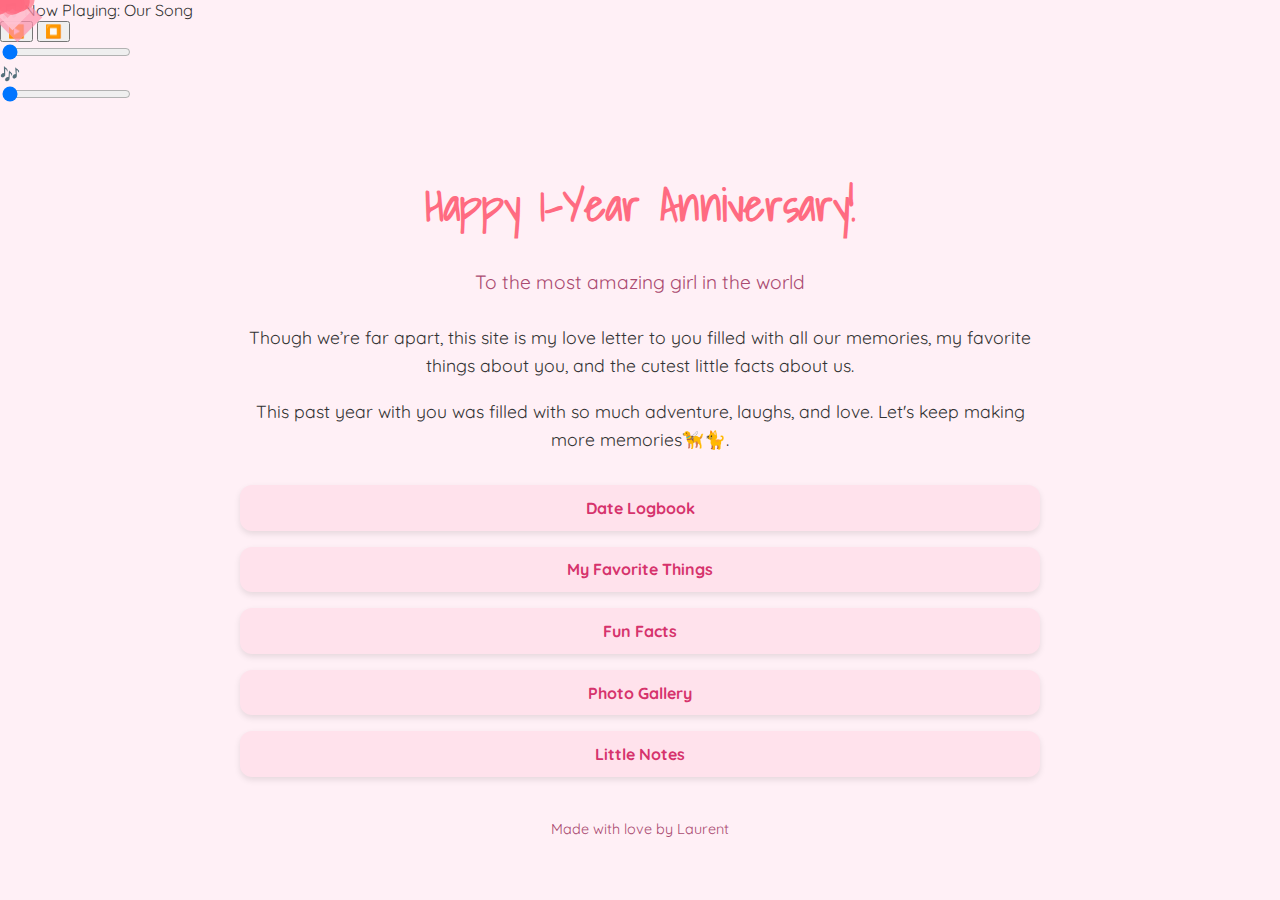
<file: index.html>
<!DOCTYPE html>
<html lang="en">
<head>
  <meta charset="UTF-8" />
  <meta name="viewport" content="width=device-width, initial-scale=1.0"/>
  <title>Happy 1 Year, Love!</title>
  <link rel="stylesheet" href="style.css" />
  <link href="https://fonts.googleapis.com/css2?family=Shadows+Into+Light&family=Quicksand:wght@400;600&display=swap" rel="stylesheet">
</head>
<body>
  <div class="hearts">
  <div class="heart small slow"></div>
  <div class="heart medium fast"></div>
  <div class="heart tiny slow"></div>
  <div class="heart large medium"></div>
  <div class="heart medium slow"></div>
  <div class="heart small fast"></div>
  <div class="heart tiny medium"></div>
</div>
  <div class="music-player">
  <div class="now-playing">🎵 Now Playing: Our Song</div>

  <audio id="love-song" src="music/firstlove.mp3"></audio>

  <div class="controls">
    <button id="play-pause-button" onclick="togglePlayPause()">▶️</button>
    <button onclick="stopSong()">⏹️</button>
  </div>

  <input type="range" id="progress" value="0" max="100">

  <div class="music-note" id="music-note">🎶</div>
</div>

  <input type="range" id="progress" value="0" max="100">
</div>
  <div class="container">
    <header>
      <h1>Happy 1-Year Anniversary!</h1>
      <p>To the most amazing girl in the world</p>
    </header>

    <main>
      <section class="intro">
        <p>Though we’re far apart, this site is my love letter to you filled with all our memories, my favorite things about you, and the cutest little facts about us.</p>
        <p>This past year with you was filled with so much adventure, laughs, and love. Let's keep making more memories🦮🐈.</p>
      </section>

      <nav class="nav-buttons">
        <a href="logbook.html">Date Logbook</a>
        <a href="favorites.html">My Favorite Things</a>
        <a href="stats.html">Fun Facts</a>
        <a href="gallery.html">Photo Gallery</a>
        <a href="notes.html">Little Notes</a>
      </nav>
    </main>

    <footer>
      <p>Made with love by Laurent</p>
    </footer>
  </div>
<script>
const song = document.getElementById('love-song');
const progress = document.getElementById('progress');
const playPauseButton = document.getElementById('play-pause-button');
const musicNote = document.getElementById('music-note');

function togglePlayPause() {
  if (song.paused) {
    song.play();
    playPauseButton.innerHTML = '⏸️'; // Change to pause icon
    musicNote.style.opacity = '1'; // Show the floating note
  } else {
    song.pause();
    playPauseButton.innerHTML = '▶️'; // Change back to play icon
    musicNote.style.opacity = '0'; // Hide the floating note
  }
}

function stopSong() {
  song.pause();
  song.currentTime = 0;
  playPauseButton.innerHTML = '▶️'; // Reset to play icon
  musicNote.style.opacity = '0'; // Hide the floating note
}

song.addEventListener('timeupdate', () => {
  const percentage = (song.currentTime / song.duration) * 100;
  progress.value = percentage;
});

progress.addEventListener('input', () => {
  const seekTime = (progress.value / 100) * song.duration;
  song.currentTime = seekTime;
});

song.addEventListener('ended', () => {
  playPauseButton.innerHTML = '▶️'; // Reset button when song ends
  musicNote.style.opacity = '0'; // Hide the note
});
</script>
</body>
</html>
</file>
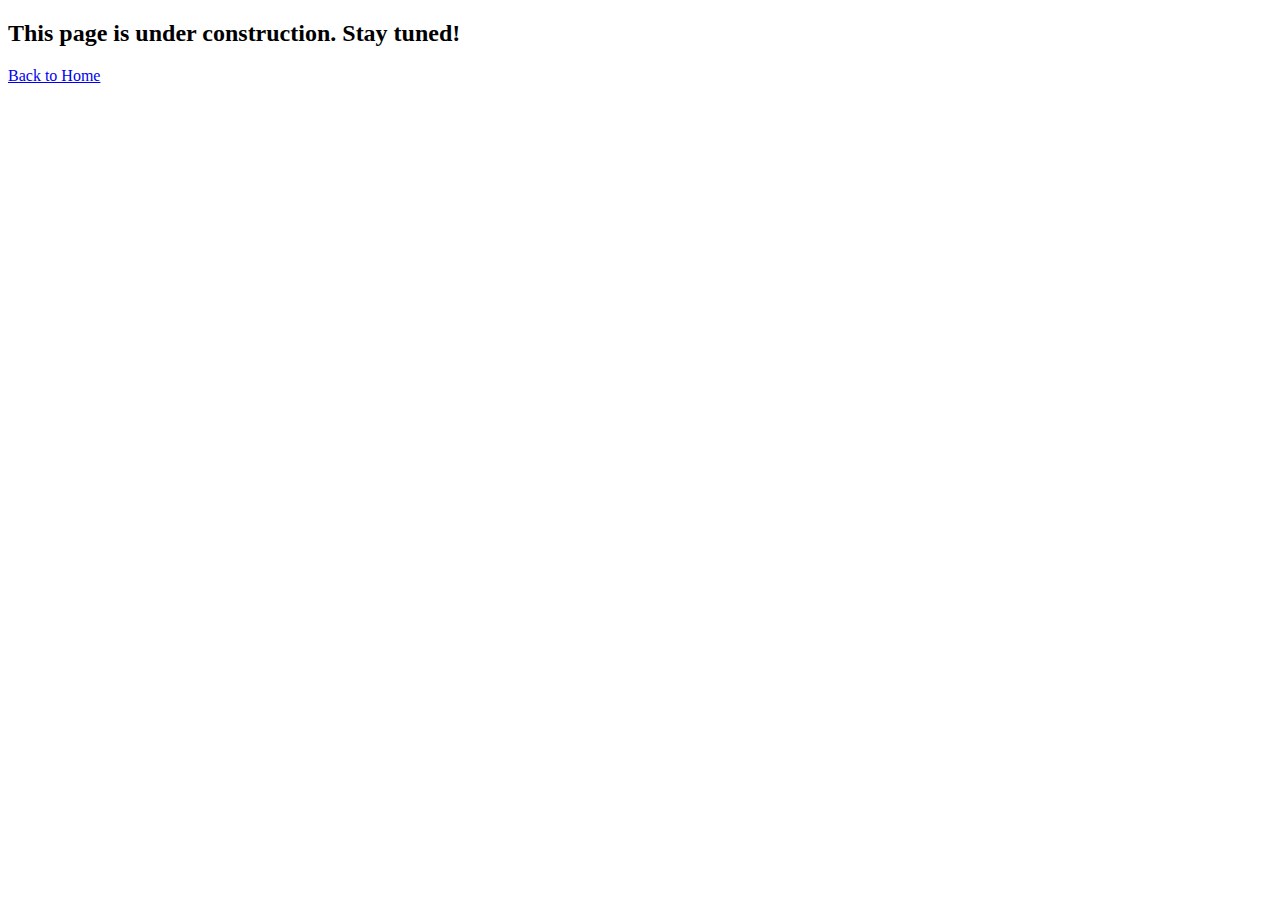
<file: favorites.html>
<!DOCTYPE html>
<html lang="en">
<head>
  <meta charset="UTF-8">
  <title>Coming Soon</title>
</head>
<body>
  <h2>This page is under construction. Stay tuned!</h2>
  <a href="index.html">Back to Home</a>
</body>
</html>
</file>
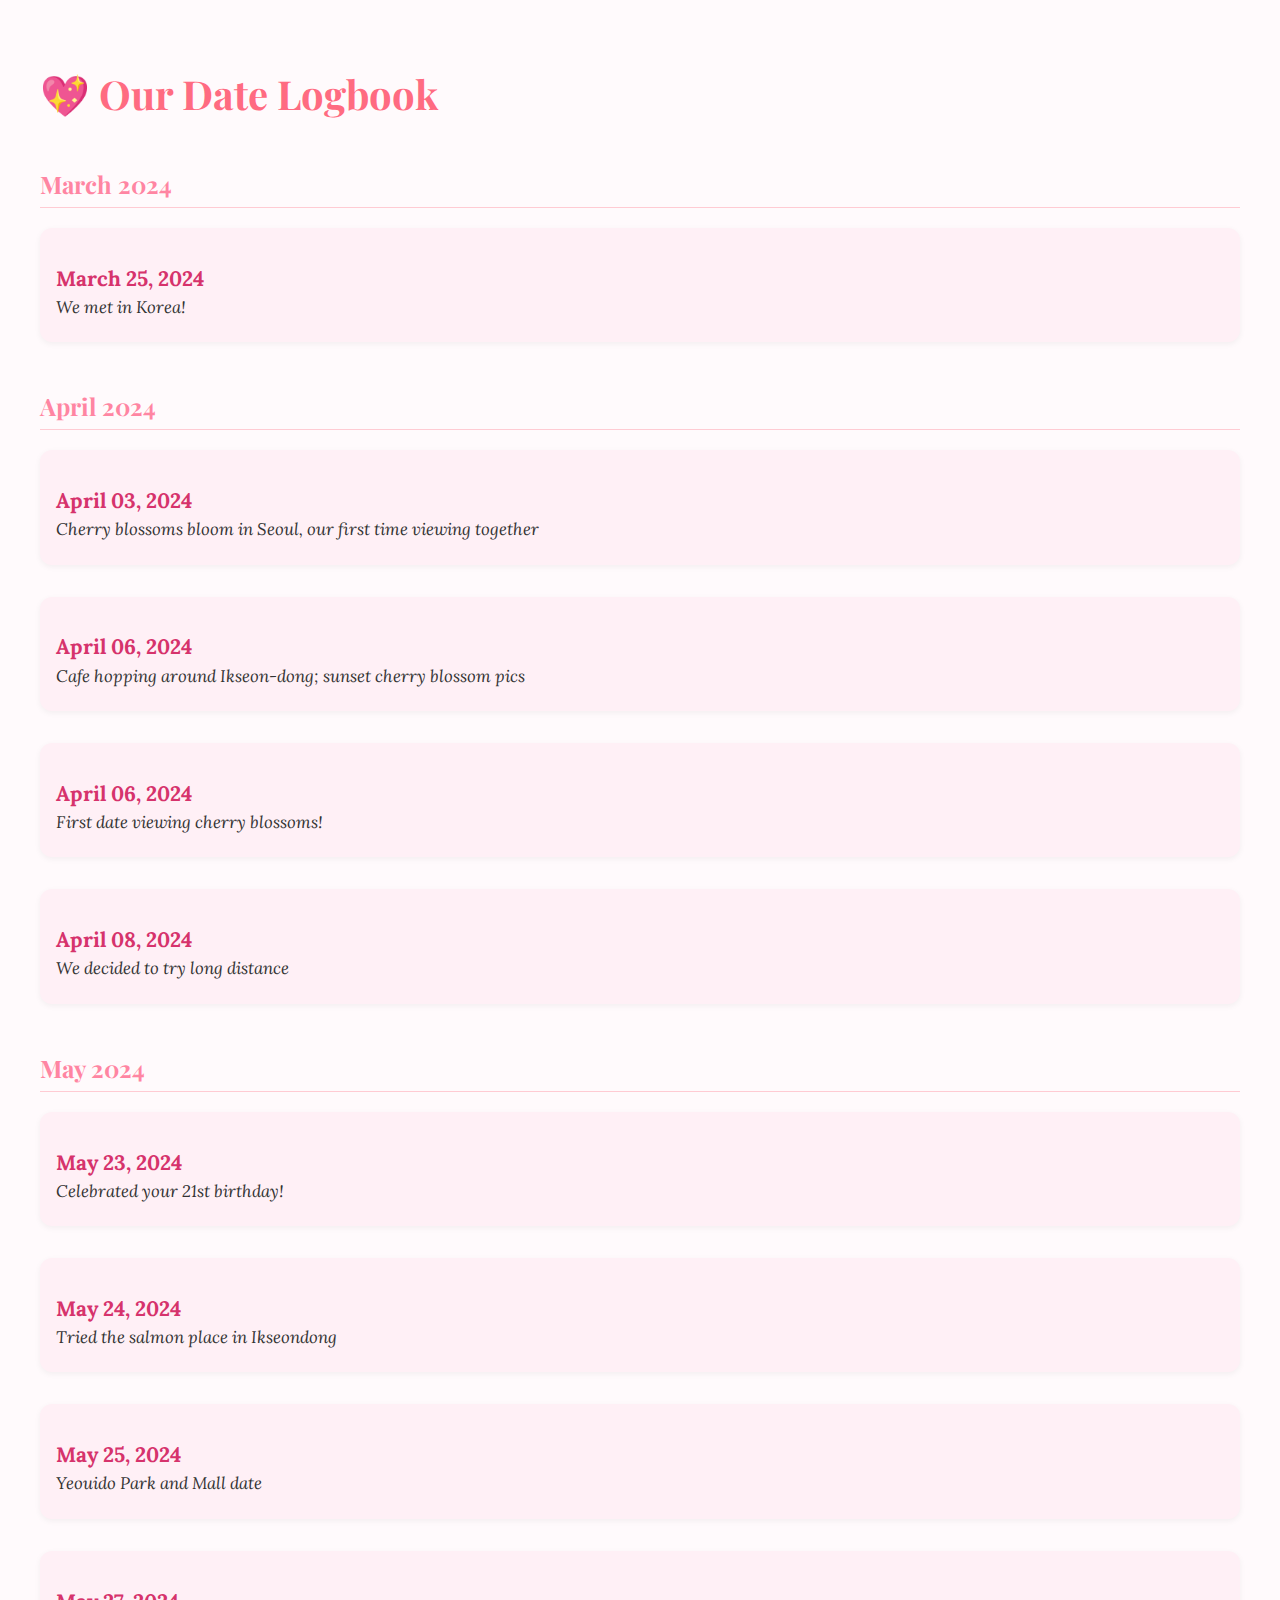
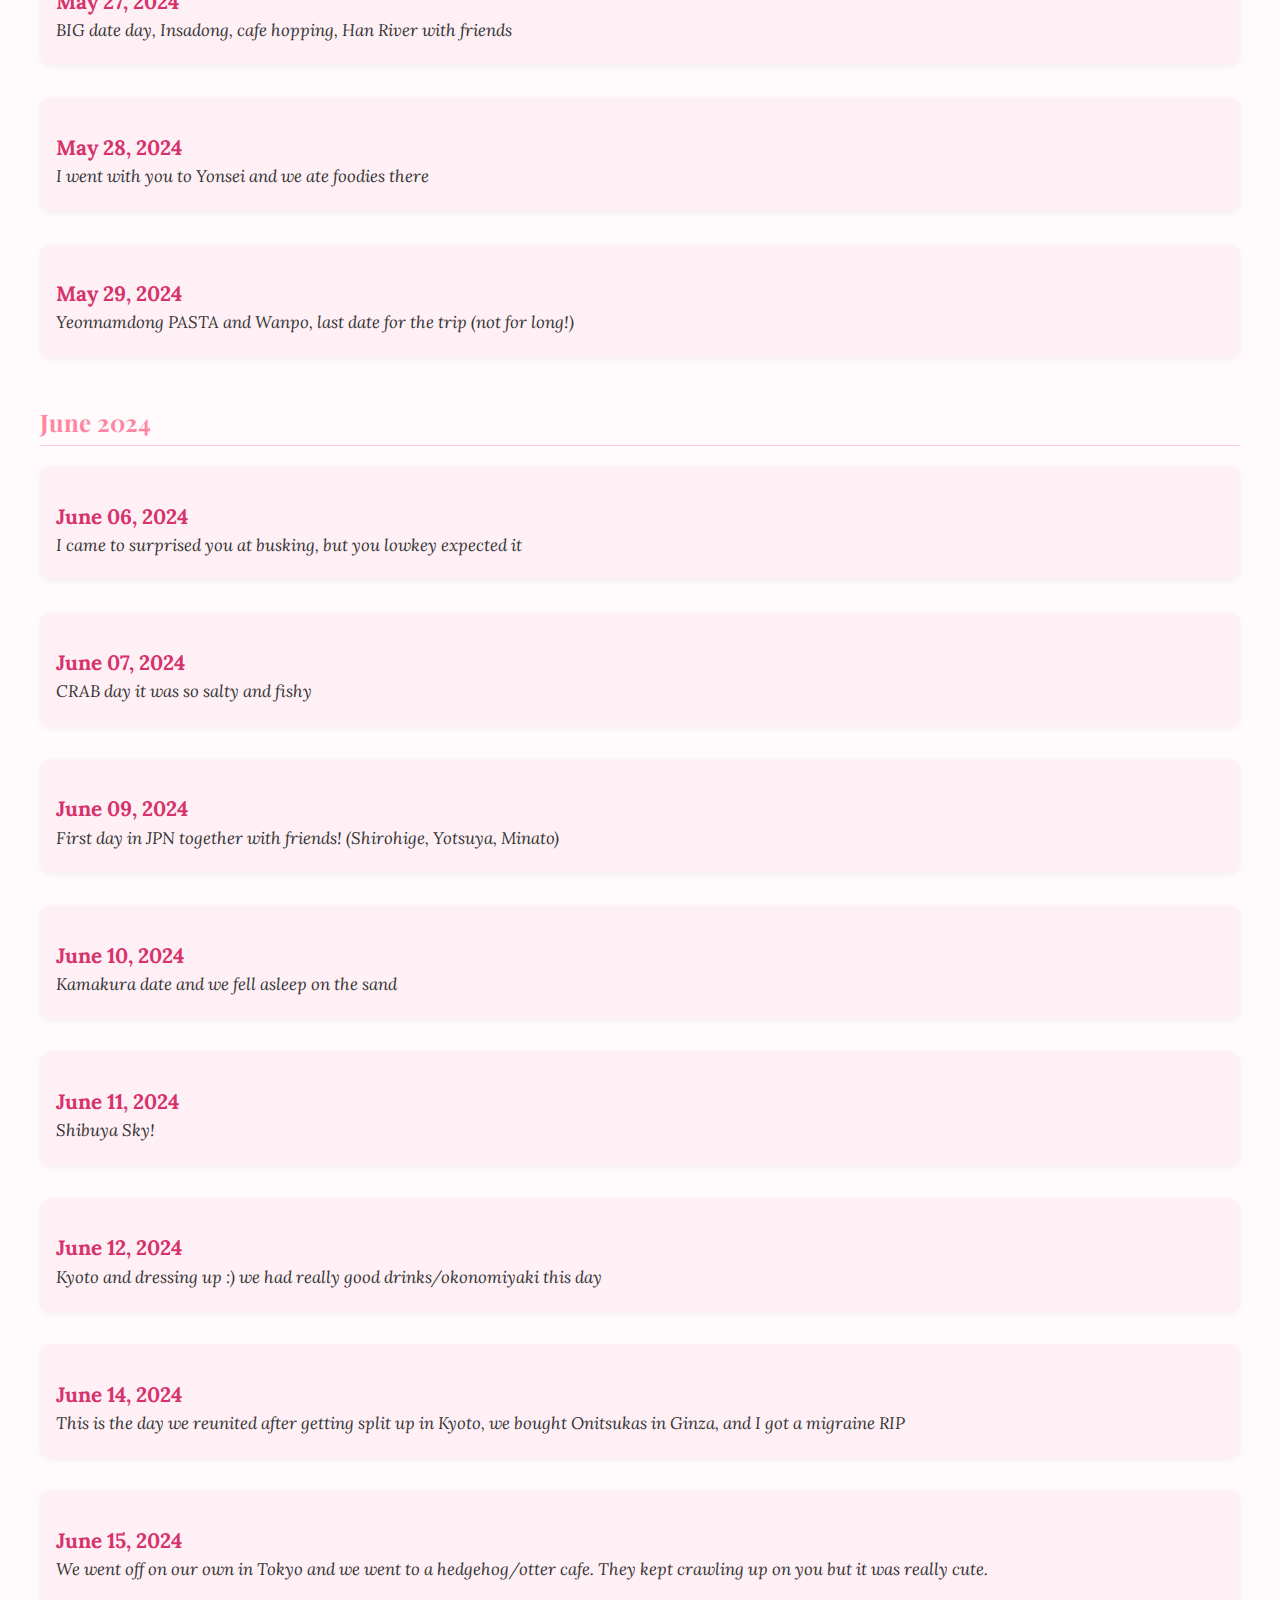
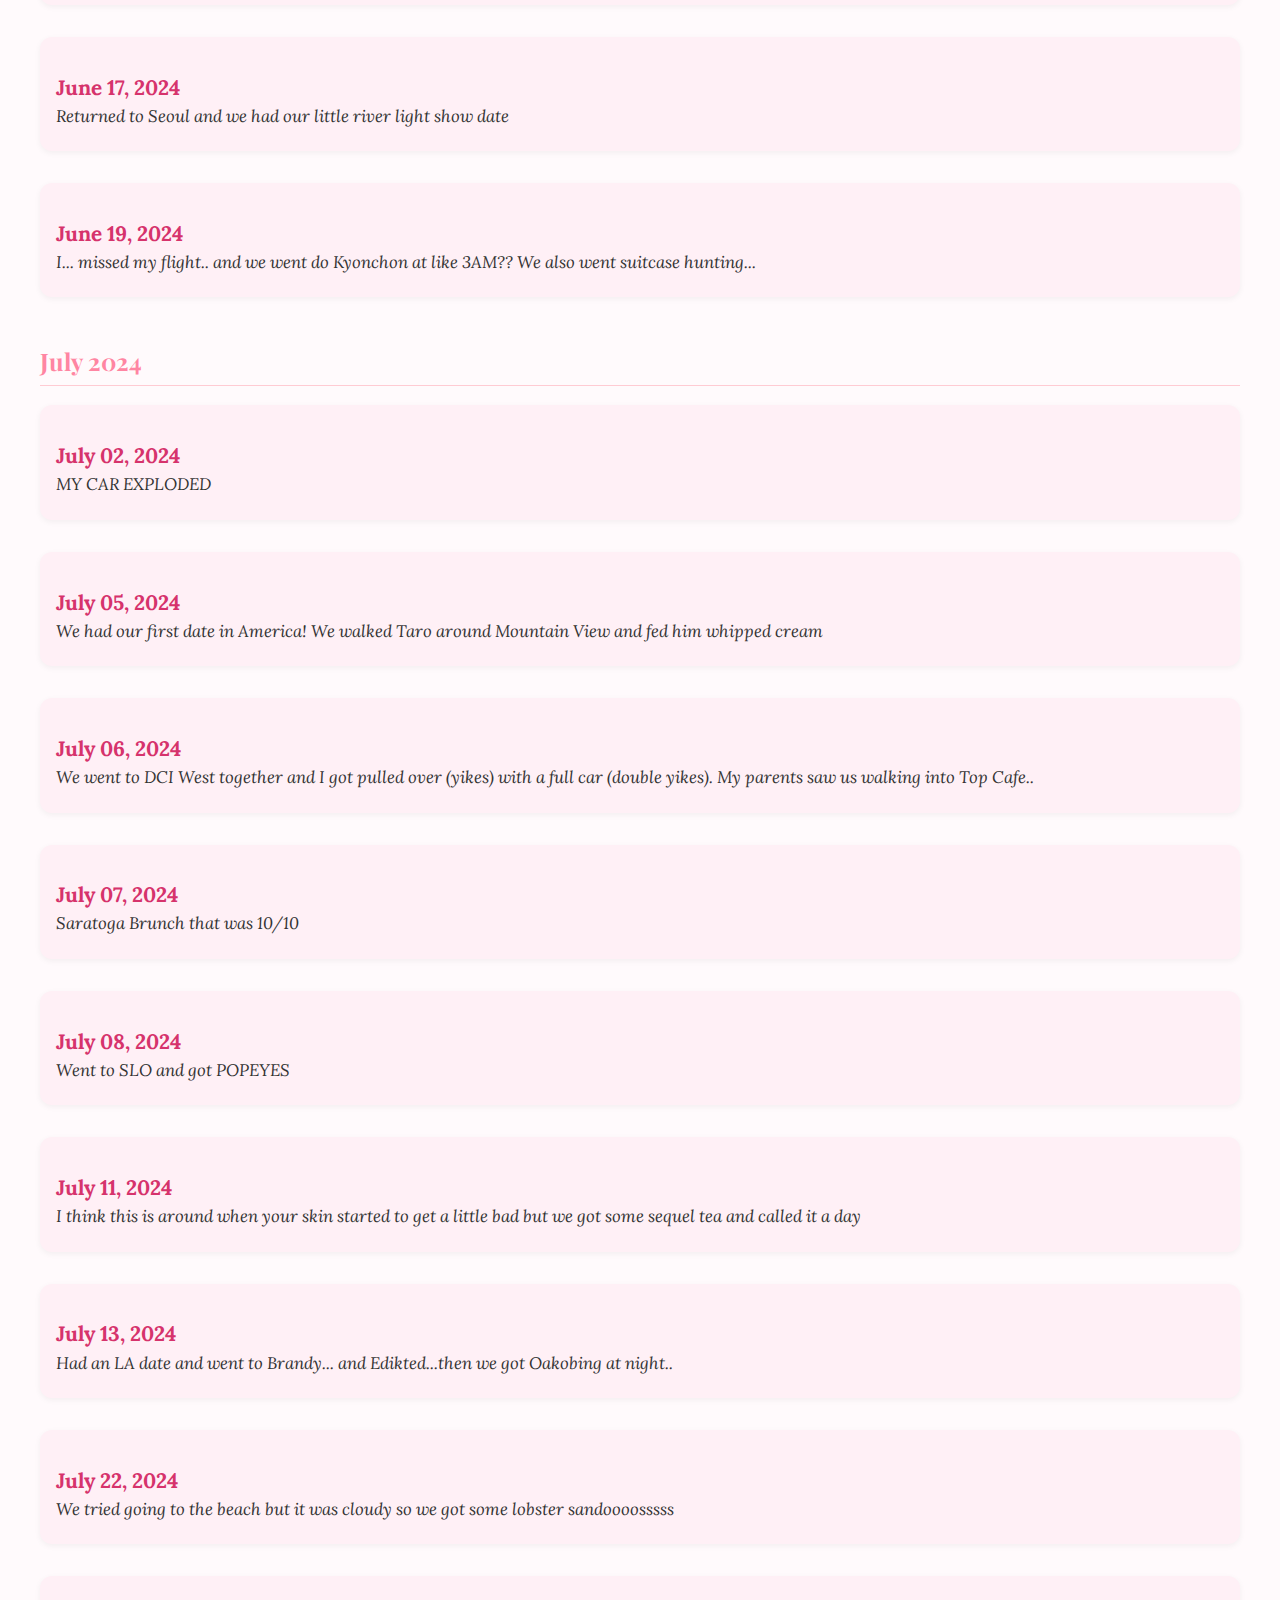
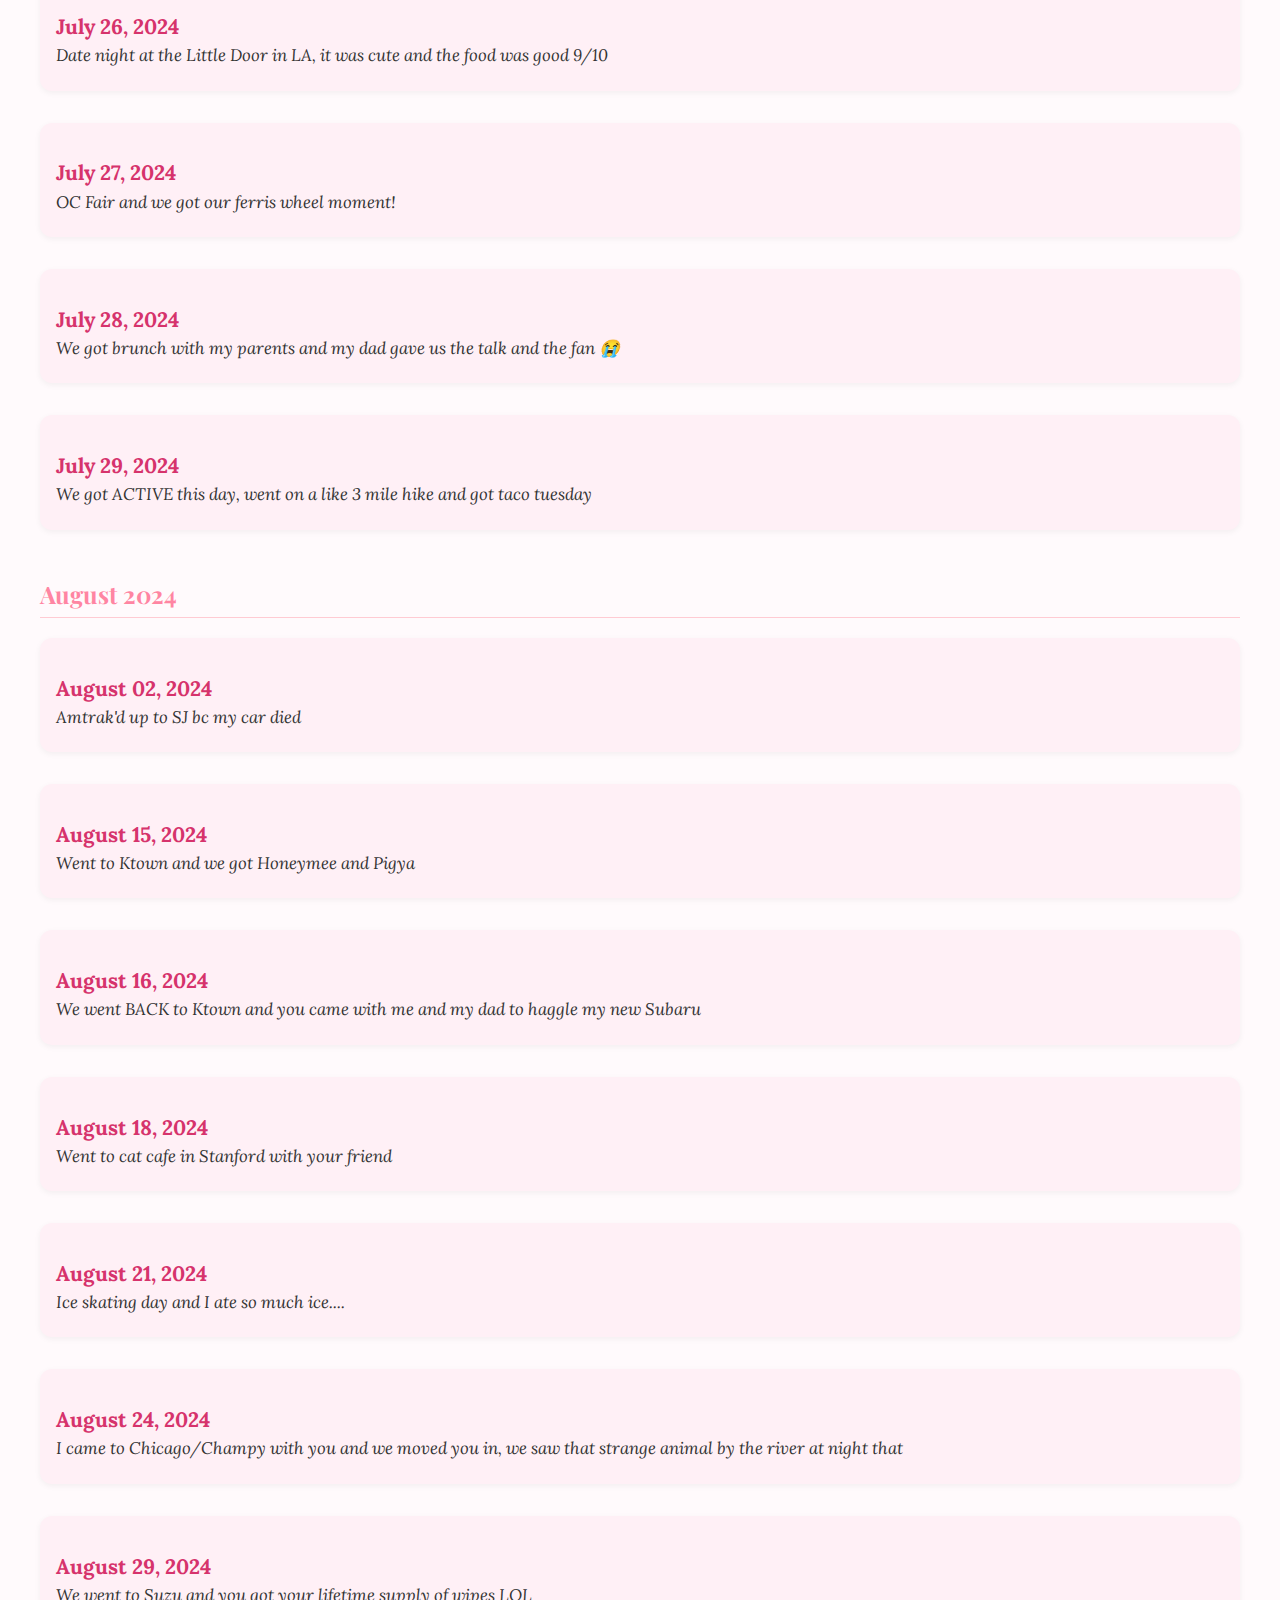
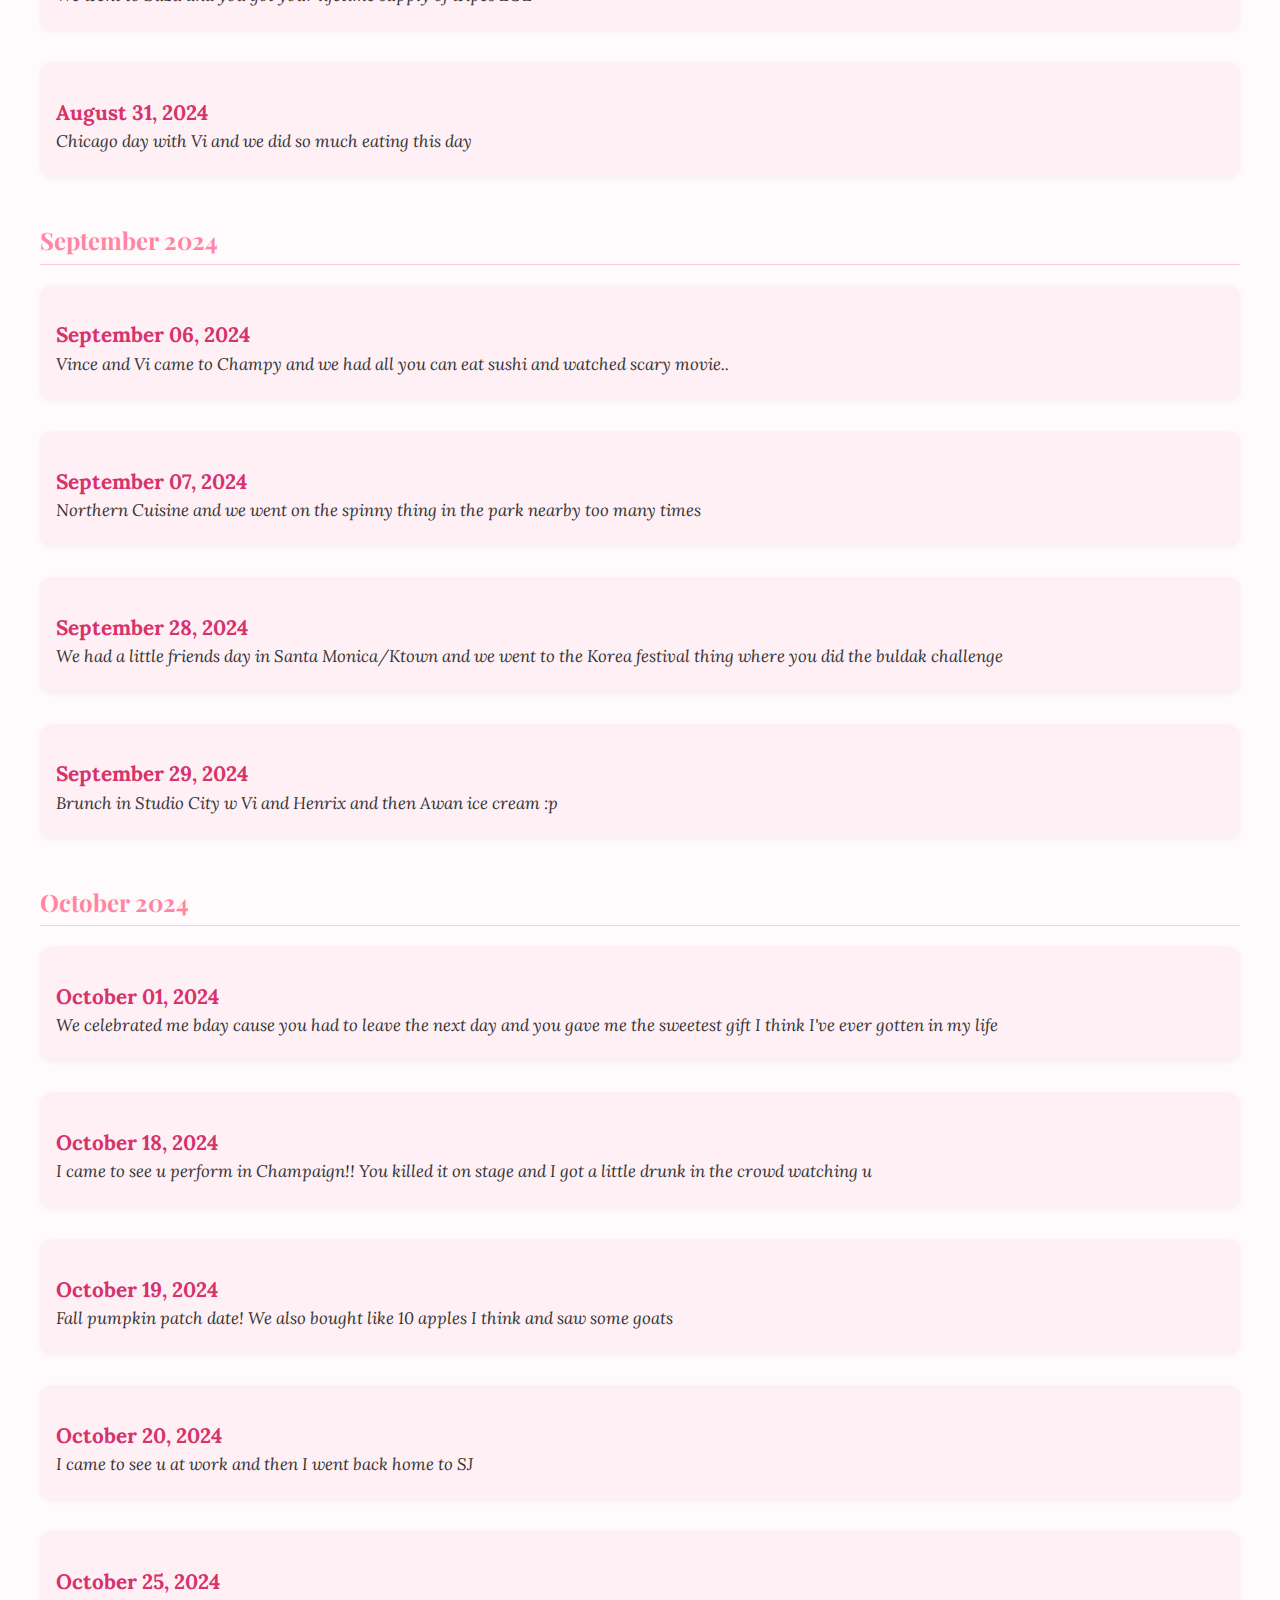
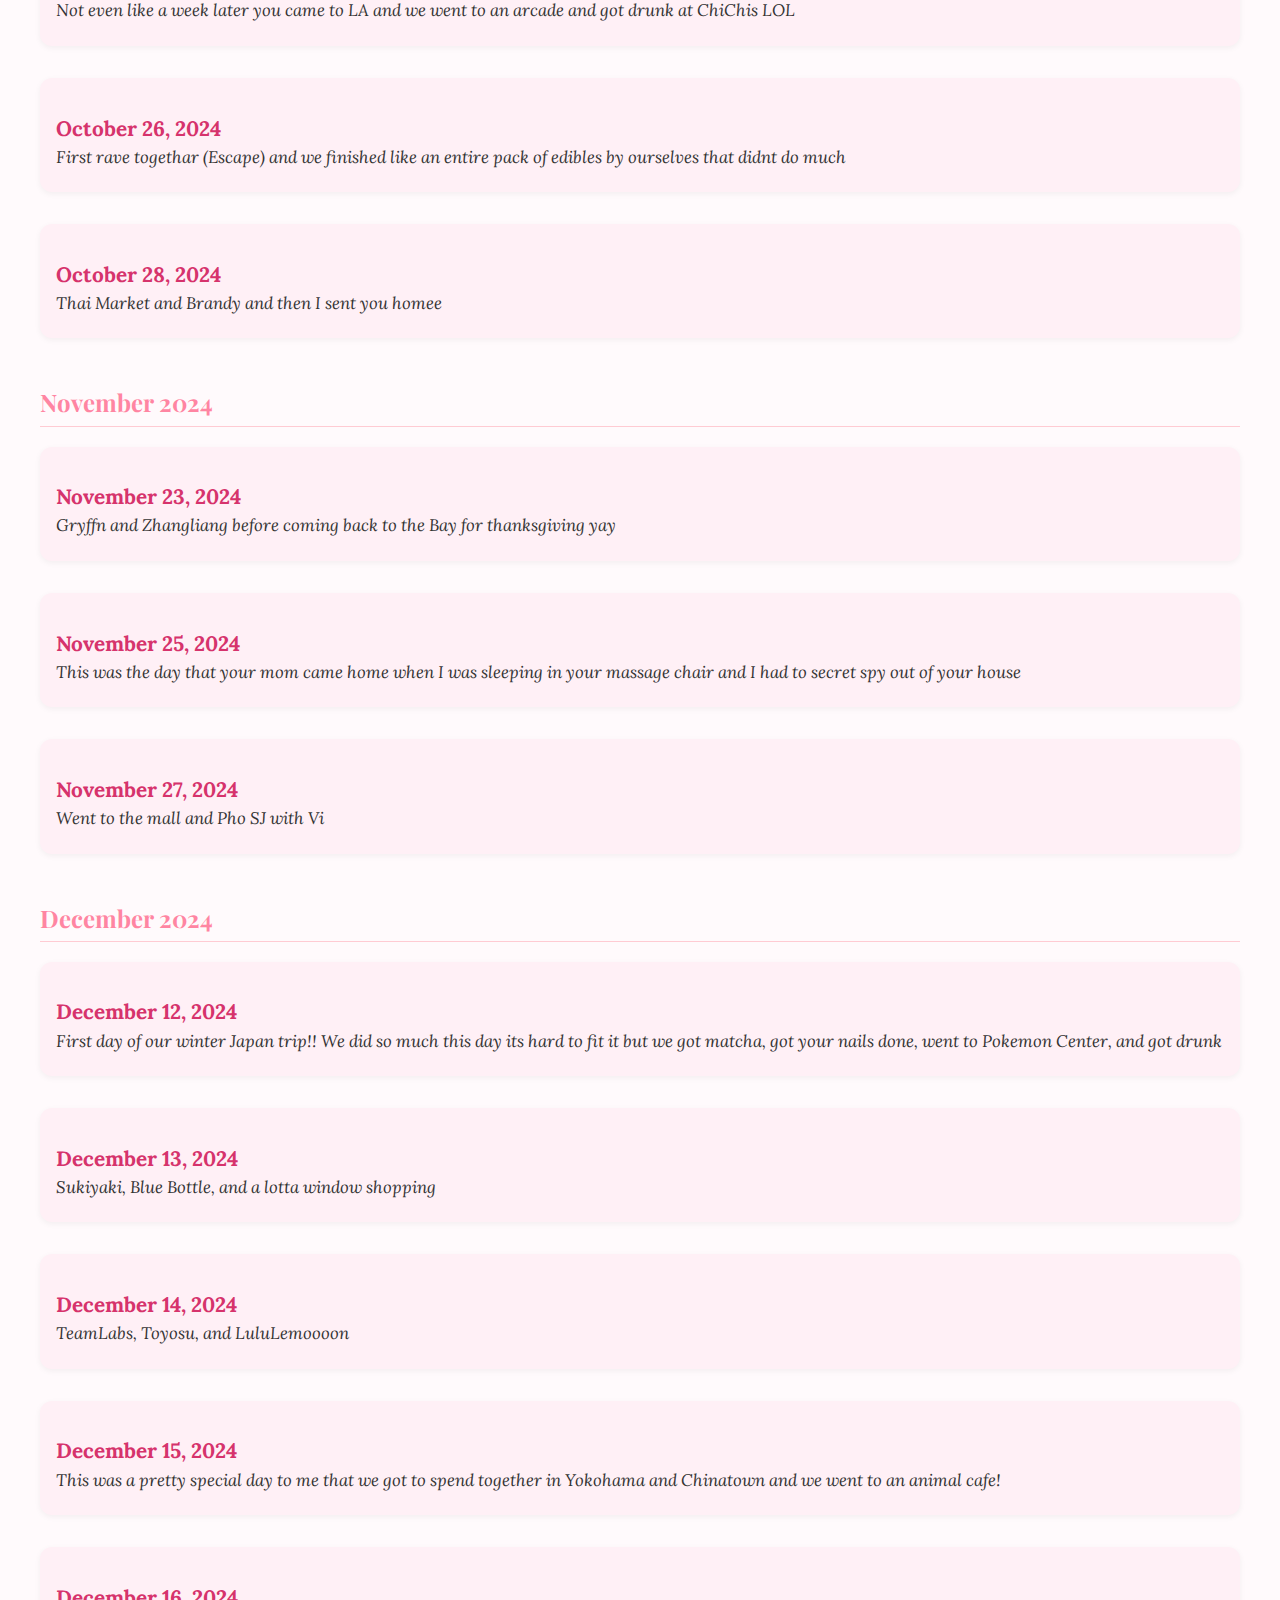
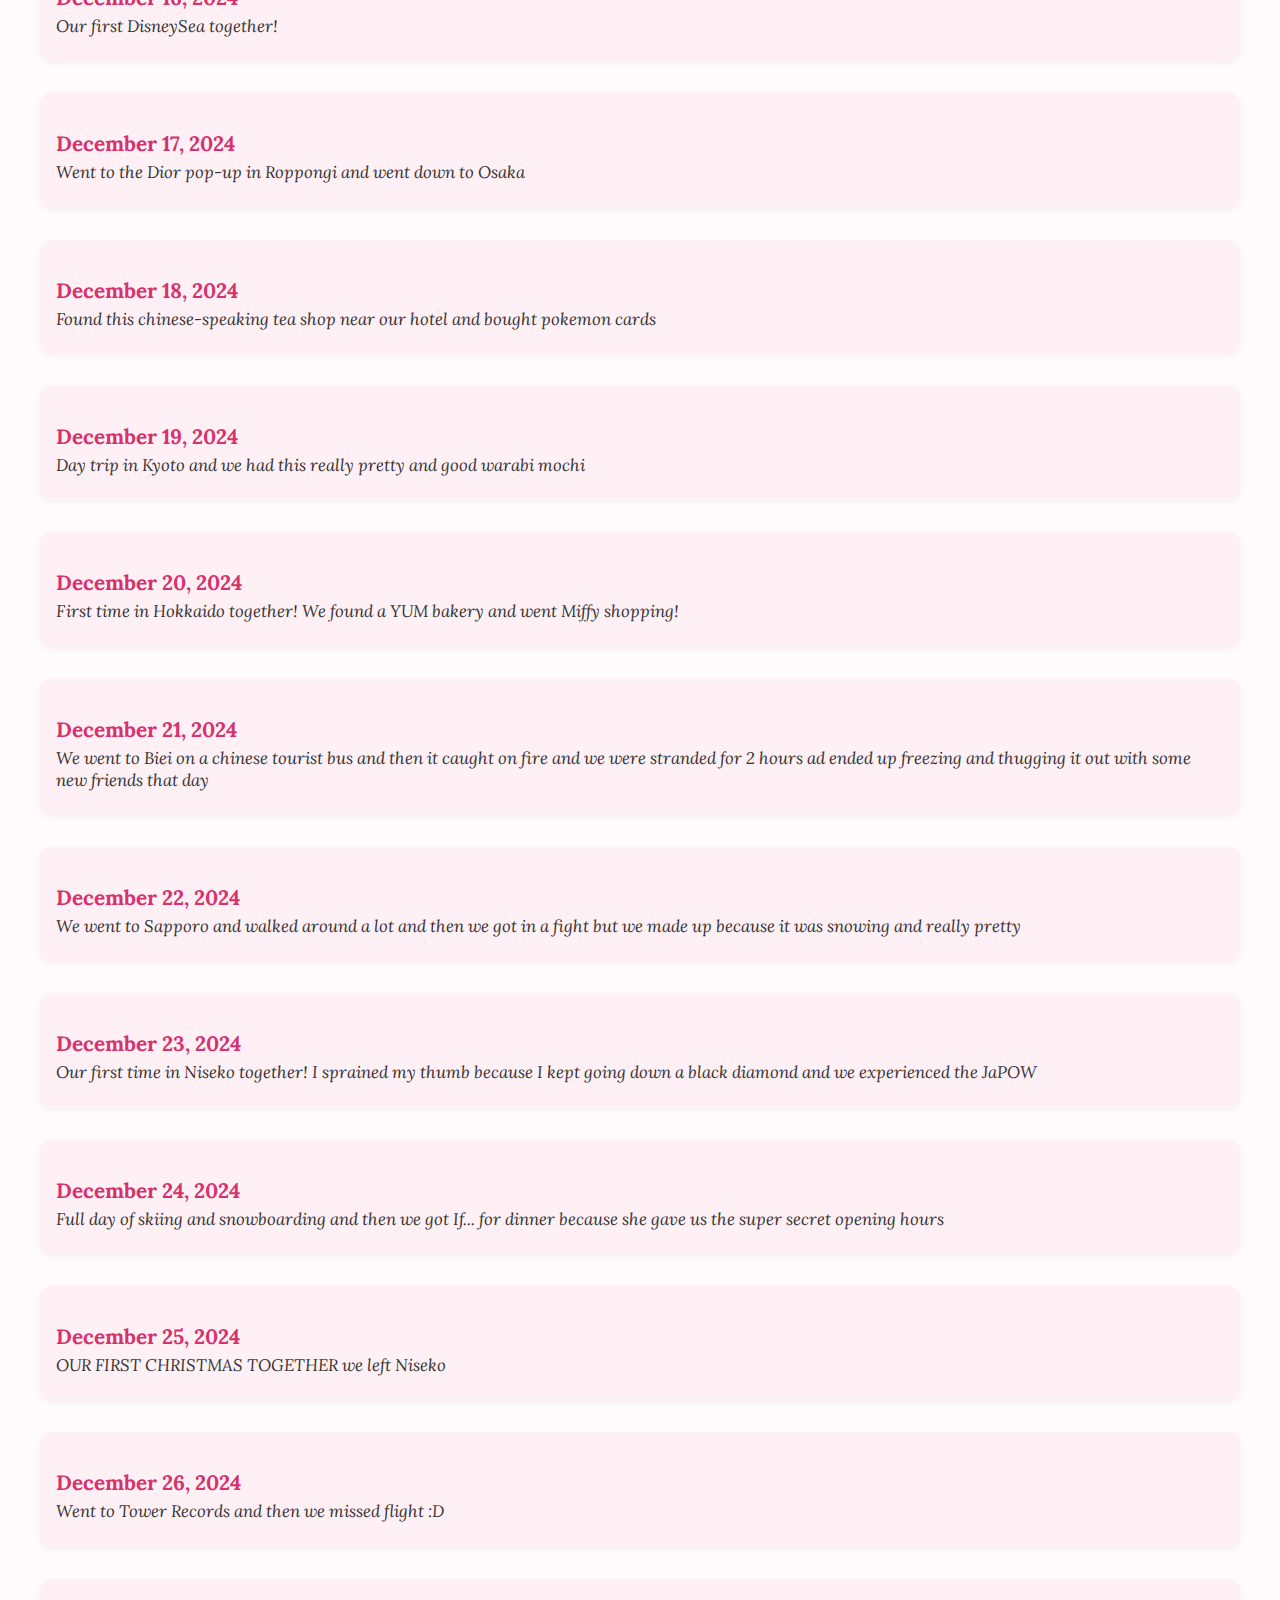
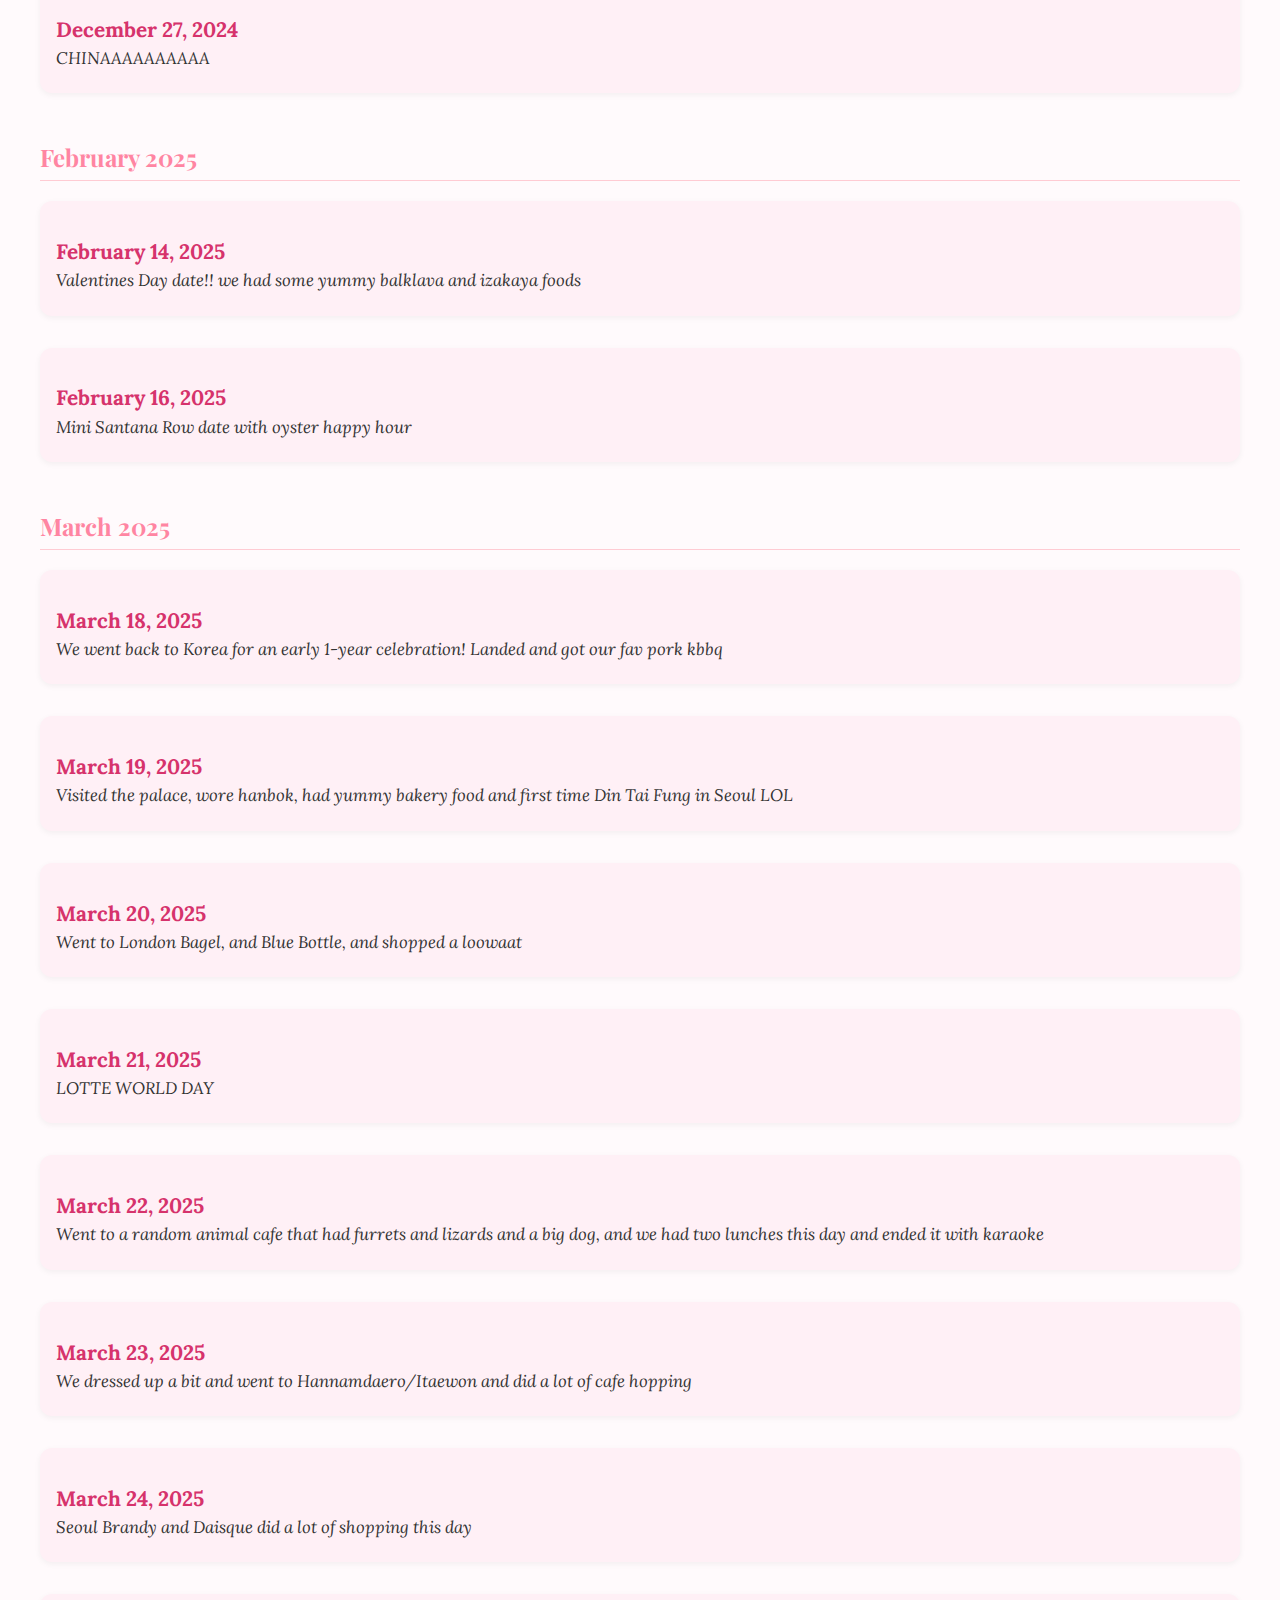
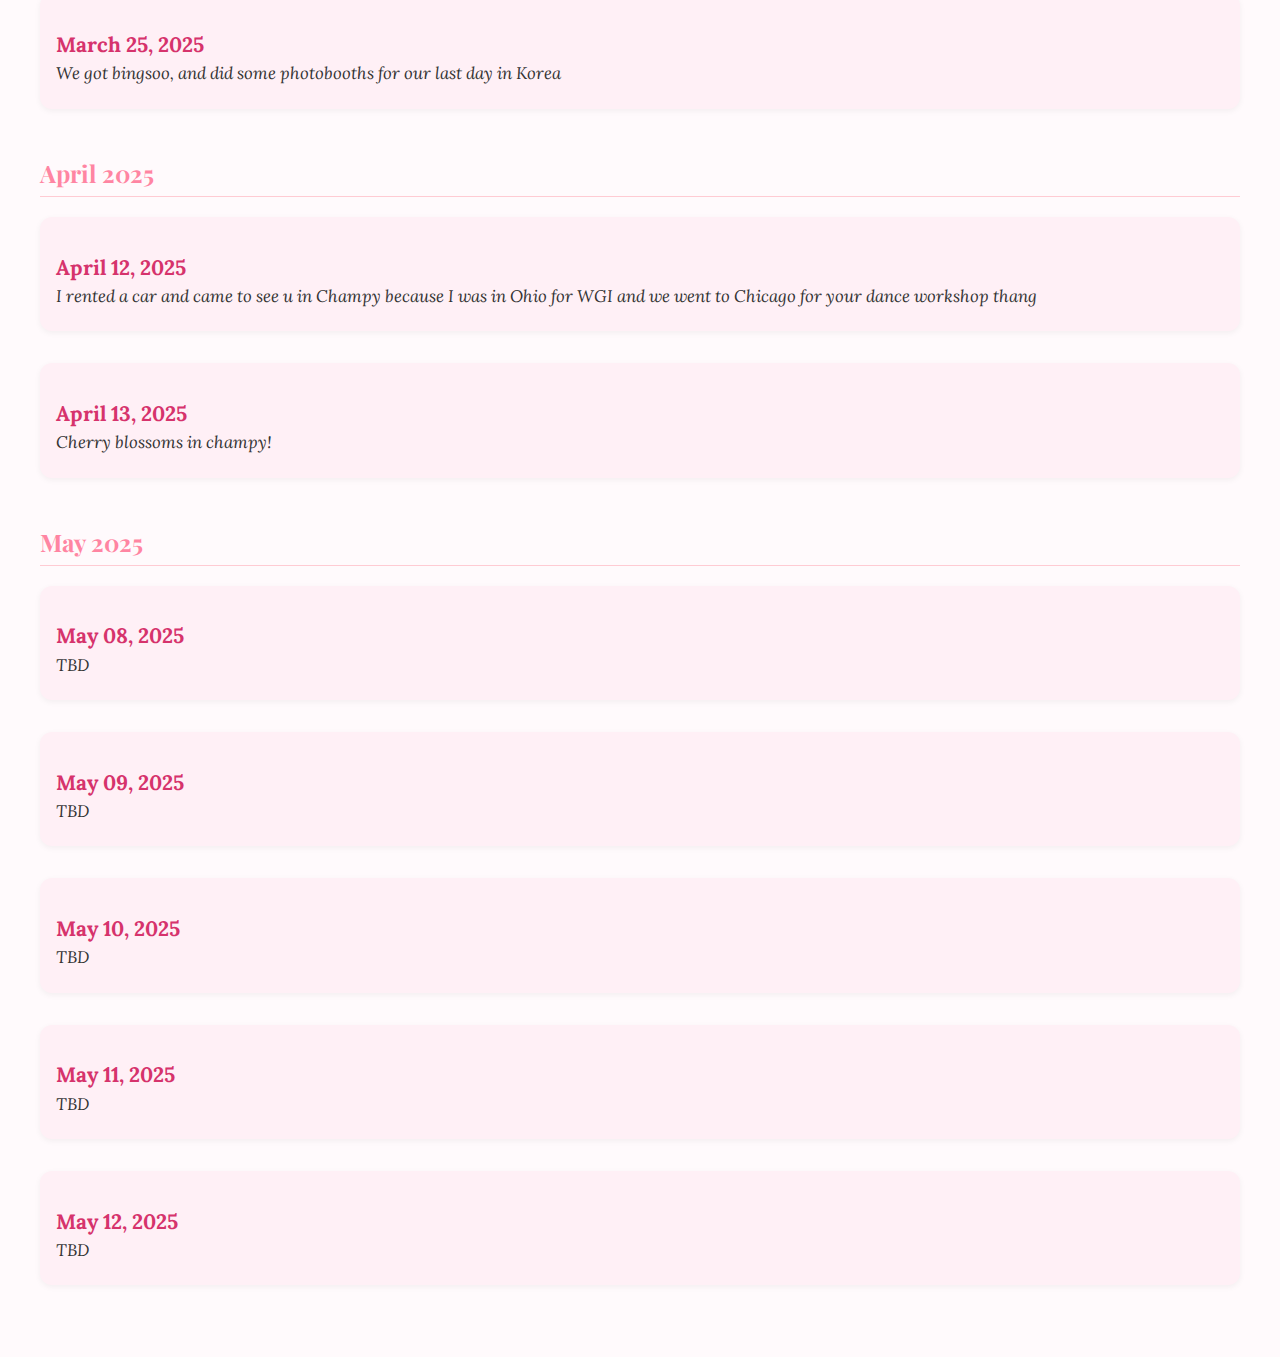
<file: logbook.html>
<!DOCTYPE html>
<html lang='en'>
<head>
<meta charset='UTF-8'>
<meta name='viewport' content='width=device-width, initial-scale=1.0'>
<title>Our Date Logbook</title>
<link href='https://fonts.googleapis.com/css2?family=Lora&family=Playfair+Display:wght@500&display=swap' rel='stylesheet'>
<style>
body { font-family: 'Lora', serif; background: #fffafc; color: #333; padding: 2em; }
h1 { color: #ff6b81; font-family: 'Playfair Display', serif; font-size: 2.5em; margin-bottom: 0.5em; }
h2 { color: #ff85a2; font-family: 'Playfair Display', serif; margin-top: 2em; border-bottom: 1px solid #ffcbd3; padding-bottom: 0.3em; }
h3 { color: #d6336c; margin-bottom: 0.2em; font-size: 1.3em; }
.log-entry { margin-bottom: 2em; background: #fff0f6; padding: 1em; border-radius: 12px; box-shadow: 0 2px 6px rgba(0,0,0,0.05); }
.caption { font-style: italic; font-size: 1.05em; margin-bottom: 0.5em; }
#top-btn { position: fixed; bottom: 20px; right: 20px; background: #ff99ac; color: white; border: none; padding: 10px 18px; border-radius: 25px; cursor: pointer; box-shadow: 0 4px 8px rgba(0,0,0,0.2); font-family: 'Playfair Display', serif; font-size: 1em; display: none; z-index: 1000; }
#top-btn:hover { background: #ff6b81; }
</style>
</head>
<body>
<h1>💖 Our Date Logbook</h1>
<a id='top'></a>
<h2>March 2024</h2>
<div class='log-entry'>
<h3>March 25, 2024</h3>
<div class='caption'>We met in Korea!</div>
</div>
<h2>April 2024</h2>
<div class='log-entry'>
<h3>April 03, 2024</h3>
<div class='caption'>Cherry blossoms bloom in Seoul, our first time viewing together</div>
</div>
<div class='log-entry'>
<h3>April 06, 2024</h3>
<div class='caption'>Cafe hopping around Ikseon-dong; sunset cherry blossom pics</div>
</div>
<div class='log-entry'>
<h3>April 06, 2024</h3>
<div class='caption'>First date viewing cherry blossoms!</div>
</div>
<div class='log-entry'>
<h3>April 08, 2024</h3>
<div class='caption'>We decided to try long distance</div>
</div>
<h2>May 2024</h2>
<div class='log-entry'>
<h3>May 23, 2024</h3>
<div class='caption'>Celebrated your 21st birthday!</div>
</div>
<div class='log-entry'>
<h3>May 24, 2024</h3>
<div class='caption'>Tried the salmon place in Ikseondong</div>
</div>
<div class='log-entry'>
<h3>May 25, 2024</h3>
<div class='caption'>Yeouido Park and Mall date</div>
</div>
<div class='log-entry'>
<h3>May 27, 2024</h3>
<div class='caption'>BIG date day, Insadong, cafe hopping, Han River with friends</div>
</div>
<div class='log-entry'>
<h3>May 28, 2024</h3>
<div class='caption'>I went with you to Yonsei and we ate foodies there</div>
</div>
<div class='log-entry'>
<h3>May 29, 2024</h3>
<div class='caption'>Yeonnamdong PASTA and Wanpo, last date for the trip (not for long!)</div>
</div>
<h2>June 2024</h2>
<div class='log-entry'>
<h3>June 06, 2024</h3>
<div class='caption'>I came to surprised you at busking, but you lowkey expected it</div>
</div>
<div class='log-entry'>
<h3>June 07, 2024</h3>
<div class='caption'>CRAB day it was so salty and fishy</div>
</div>
<div class='log-entry'>
<h3>June 09, 2024</h3>
<div class='caption'>First day in JPN together with friends! (Shirohige, Yotsuya, Minato)</div>
</div>
<div class='log-entry'>
<h3>June 10, 2024</h3>
<div class='caption'>Kamakura date and we fell asleep on the sand</div>
</div>
<div class='log-entry'>
<h3>June 11, 2024</h3>
<div class='caption'>Shibuya Sky!</div>
</div>
<div class='log-entry'>
<h3>June 12, 2024</h3>
<div class='caption'>Kyoto and dressing up :) we had really good drinks/okonomiyaki this day</div>
</div>
<div class='log-entry'>
<h3>June 14, 2024</h3>
<div class='caption'>This is the day we reunited after getting split up in Kyoto, we bought Onitsukas in Ginza, and I got a migraine RIP</div>
</div>
<div class='log-entry'>
<h3>June 15, 2024</h3>
<div class='caption'>We went off on our own in Tokyo and we went to a hedgehog/otter cafe. They kept crawling up on you but it was really cute.</div>
</div>
<div class='log-entry'>
<h3>June 17, 2024</h3>
<div class='caption'>Returned to Seoul and we had our little river light show date </div>
</div>
<div class='log-entry'>
<h3>June 19, 2024</h3>
<div class='caption'>I... missed my flight.. and we went do Kyonchon at like 3AM?? We also went suitcase hunting...</div>
</div>
<h2>July 2024</h2>
<div class='log-entry'>
<h3>July 02, 2024</h3>
<div class='caption'>MY CAR EXPLODED</div>
</div>
<div class='log-entry'>
<h3>July 05, 2024</h3>
<div class='caption'>We had our first date in America! We walked Taro around Mountain View and fed him whipped cream</div>
</div>
<div class='log-entry'>
<h3>July 06, 2024</h3>
<div class='caption'>We went to DCI West together and I got pulled over (yikes) with a full car (double yikes). My parents saw us walking into Top Cafe..</div>
</div>
<div class='log-entry'>
<h3>July 07, 2024</h3>
<div class='caption'>Saratoga Brunch that was 10/10</div>
</div>
<div class='log-entry'>
<h3>July 08, 2024</h3>
<div class='caption'>Went to SLO and got POPEYES</div>
</div>
<div class='log-entry'>
<h3>July 11, 2024</h3>
<div class='caption'>I think this is around when your skin started to get a little bad but we got some sequel tea and called it a day</div>
</div>
<div class='log-entry'>
<h3>July 13, 2024</h3>
<div class='caption'>Had an LA date and went to Brandy... and Edikted...then we got Oakobing at night..</div>
</div>
<div class='log-entry'>
<h3>July 22, 2024</h3>
<div class='caption'>We tried going to the beach but it was cloudy so we got some lobster sandoooosssss</div>
</div>
<div class='log-entry'>
<h3>July 26, 2024</h3>
<div class='caption'>Date night at the Little Door in LA, it was cute and the food was good 9/10</div>
</div>
<div class='log-entry'>
<h3>July 27, 2024</h3>
<div class='caption'>OC Fair and we got our ferris wheel moment!</div>
</div>
<div class='log-entry'>
<h3>July 28, 2024</h3>
<div class='caption'>We got brunch with my parents and my dad gave us the talk and the fan 😭</div>
</div>
<div class='log-entry'>
<h3>July 29, 2024</h3>
<div class='caption'>We got ACTIVE this day, went on a like 3 mile hike and got taco tuesday</div>
</div>
<h2>August 2024</h2>
<div class='log-entry'>
<h3>August 02, 2024</h3>
<div class='caption'>Amtrak'd up to SJ bc my car died</div>
</div>
<div class='log-entry'>
<h3>August 15, 2024</h3>
<div class='caption'>Went to Ktown and we got Honeymee and Pigya</div>
</div>
<div class='log-entry'>
<h3>August 16, 2024</h3>
<div class='caption'>We went BACK to Ktown and you came with me and my dad to haggle my new Subaru</div>
</div>
<div class='log-entry'>
<h3>August 18, 2024</h3>
<div class='caption'>Went to cat cafe in Stanford with your friend </div>
</div>
<div class='log-entry'>
<h3>August 21, 2024</h3>
<div class='caption'>Ice skating day and I ate so much ice....</div>
</div>
<div class='log-entry'>
<h3>August 24, 2024</h3>
<div class='caption'>I came to Chicago/Champy with you and we moved you in, we saw that strange animal by the river at night that</div>
</div>
<div class='log-entry'>
<h3>August 29, 2024</h3>
<div class='caption'>We went to Suzu and you got your lifetime supply of wipes LOL</div>
</div>
<div class='log-entry'>
<h3>August 31, 2024</h3>
<div class='caption'>Chicago day with Vi and we did so much eating this day</div>
</div>
<h2>September 2024</h2>
<div class='log-entry'>
<h3>September 06, 2024</h3>
<div class='caption'>Vince and Vi came to Champy and we had all you can eat sushi and watched scary movie..</div>
</div>
<div class='log-entry'>
<h3>September 07, 2024</h3>
<div class='caption'>Northern Cuisine and we went on the spinny thing in the park nearby too many times</div>
</div>
<div class='log-entry'>
<h3>September 28, 2024</h3>
<div class='caption'>We had a little friends day in Santa Monica/Ktown and we went to the Korea festival thing where you did the buldak challenge</div>
</div>
<div class='log-entry'>
<h3>September 29, 2024</h3>
<div class='caption'>Brunch in Studio City w Vi and Henrix and then Awan ice cream :p</div>
</div>
<h2>October 2024</h2>
<div class='log-entry'>
<h3>October 01, 2024</h3>
<div class='caption'>We celebrated me bday cause you had to leave the next day and you gave me the sweetest gift I think I've ever gotten in my life</div>
</div>
<div class='log-entry'>
<h3>October 18, 2024</h3>
<div class='caption'>I came to see u perform in Champaign!! You killed it on stage and I got a little drunk in the crowd watching u</div>
</div>
<div class='log-entry'>
<h3>October 19, 2024</h3>
<div class='caption'>Fall pumpkin patch date! We also bought like 10 apples I think and saw some goats</div>
</div>
<div class='log-entry'>
<h3>October 20, 2024</h3>
<div class='caption'>I came to see u at work and then I went back home to SJ</div>
</div>
<div class='log-entry'>
<h3>October 25, 2024</h3>
<div class='caption'>Not even like a week later you came to LA and we went to an arcade and got drunk at ChiChis LOL</div>
</div>
<div class='log-entry'>
<h3>October 26, 2024</h3>
<div class='caption'>First rave togethar (Escape) and we finished like an entire pack of edibles by ourselves that didnt do much</div>
</div>
<div class='log-entry'>
<h3>October 28, 2024</h3>
<div class='caption'>Thai Market and Brandy and then I sent you homee</div>
</div>
<h2>November 2024</h2>
<div class='log-entry'>
<h3>November 23, 2024</h3>
<div class='caption'>Gryffn and Zhangliang before coming back to the Bay for thanksgiving yay</div>
</div>
<div class='log-entry'>
<h3>November 25, 2024</h3>
<div class='caption'>This was the day that your mom came home when I was sleeping in your massage chair and I had to secret spy out of your house</div>
</div>
<div class='log-entry'>
<h3>November 27, 2024</h3>
<div class='caption'>Went to the mall and Pho SJ with Vi</div>
</div>
<h2>December 2024</h2>
<div class='log-entry'>
<h3>December 12, 2024</h3>
<div class='caption'>First day of our winter Japan trip!! We did so much this day its hard to fit it but we got matcha, got your nails done, went to Pokemon Center, and got drunk </div>
</div>
<div class='log-entry'>
<h3>December 13, 2024</h3>
<div class='caption'>Sukiyaki, Blue Bottle, and a lotta window shopping</div>
</div>
<div class='log-entry'>
<h3>December 14, 2024</h3>
<div class='caption'>TeamLabs, Toyosu, and LuluLemoooon</div>
</div>
<div class='log-entry'>
<h3>December 15, 2024</h3>
<div class='caption'>This was a pretty special day to me that we got to spend together in Yokohama and Chinatown and we went to an animal cafe!</div>
</div>
<div class='log-entry'>
<h3>December 16, 2024</h3>
<div class='caption'>Our first DisneySea together!</div>
</div>
<div class='log-entry'>
<h3>December 17, 2024</h3>
<div class='caption'>Went to the Dior pop-up in Roppongi and went down to Osaka</div>
</div>
<div class='log-entry'>
<h3>December 18, 2024</h3>
<div class='caption'>Found this chinese-speaking tea shop near our hotel and bought pokemon cards</div>
</div>
<div class='log-entry'>
<h3>December 19, 2024</h3>
<div class='caption'>Day trip in Kyoto and we had this really pretty and good warabi mochi</div>
</div>
<div class='log-entry'>
<h3>December 20, 2024</h3>
<div class='caption'>First time in Hokkaido together! We found a YUM bakery and went Miffy shopping!</div>
</div>
<div class='log-entry'>
<h3>December 21, 2024</h3>
<div class='caption'>We went to Biei on a chinese tourist bus and then it caught on fire and we were stranded for 2 hours ad ended up freezing and thugging it out with some new friends that day</div>
</div>
<div class='log-entry'>
<h3>December 22, 2024</h3>
<div class='caption'>We went to Sapporo and walked around a lot and then we got in a fight but we made up because it was snowing and really pretty</div>
</div>
<div class='log-entry'>
<h3>December 23, 2024</h3>
<div class='caption'>Our first time in Niseko together! I sprained my thumb because I kept going down a black diamond and we experienced the JaPOW</div>
</div>
<div class='log-entry'>
<h3>December 24, 2024</h3>
<div class='caption'>Full day of skiing and snowboarding and then we got If... for dinner because she gave us the super secret opening hours</div>
</div>
<div class='log-entry'>
<h3>December 25, 2024</h3>
<div class='caption'>OUR FIRST CHRISTMAS TOGETHER we left Niseko</div>
</div>
<div class='log-entry'>
<h3>December 26, 2024</h3>
<div class='caption'>Went to Tower Records and then we missed flight :D</div>
</div>
<div class='log-entry'>
<h3>December 27, 2024</h3>
<div class='caption'>CHINAAAAAAAAAA</div>
</div>
<h2>February 2025</h2>
<div class='log-entry'>
<h3>February 14, 2025</h3>
<div class='caption'>Valentines Day date!! we had some yummy balklava and izakaya foods</div>
</div>
<div class='log-entry'>
<h3>February 16, 2025</h3>
<div class='caption'>Mini Santana Row date with oyster happy hour</div>
</div>
<h2>March 2025</h2>
<div class='log-entry'>
<h3>March 18, 2025</h3>
<div class='caption'>We went back to Korea for an early 1-year celebration! Landed and got our fav pork kbbq</div>
</div>
<div class='log-entry'>
<h3>March 19, 2025</h3>
<div class='caption'>Visited the palace, wore hanbok, had yummy bakery food and first time Din Tai Fung in Seoul LOL</div>
</div>
<div class='log-entry'>
<h3>March 20, 2025</h3>
<div class='caption'>Went to London Bagel, and Blue Bottle, and shopped a loowaat</div>
</div>
<div class='log-entry'>
<h3>March 21, 2025</h3>
<div class='caption'>LOTTE WORLD DAY</div>
</div>
<div class='log-entry'>
<h3>March 22, 2025</h3>
<div class='caption'>Went to a random animal cafe that had furrets and lizards and a big dog, and we had two lunches this day and ended it with karaoke</div>
</div>
<div class='log-entry'>
<h3>March 23, 2025</h3>
<div class='caption'>We dressed up a bit and went to Hannamdaero/Itaewon and did a lot of cafe hopping</div>
</div>
<div class='log-entry'>
<h3>March 24, 2025</h3>
<div class='caption'>Seoul Brandy and Daisque did a lot of shopping this day</div>
</div>
<div class='log-entry'>
<h3>March 25, 2025</h3>
<div class='caption'>We got bingsoo, and did some photobooths for our last day in Korea</div>
</div>
<h2>April 2025</h2>
<div class='log-entry'>
<h3>April 12, 2025</h3>
<div class='caption'>I rented a car and came to see u in Champy because I was in Ohio for WGI and we went to Chicago for your dance workshop thang </div>
</div>
<div class='log-entry'>
<h3>April 13, 2025</h3>
<div class='caption'>Cherry blossoms in champy!</div>
</div>
<h2>May 2025</h2>
<div class='log-entry'>
<h3>May 08, 2025</h3>
<div class='caption'>TBD</div>
</div>
<div class='log-entry'>
<h3>May 09, 2025</h3>
<div class='caption'>TBD</div>
</div>
<div class='log-entry'>
<h3>May 10, 2025</h3>
<div class='caption'>TBD</div>
</div>
<div class='log-entry'>
<h3>May 11, 2025</h3>
<div class='caption'>TBD</div>
</div>
<div class='log-entry'>
<h3>May 12, 2025</h3>
<div class='caption'>TBD</div>
</div>

<button id="top-btn" onclick="window.scrollTo({top: 0, behavior: 'smooth'});">⬆ Back to Top</button>
<script>
const topBtn = document.getElementById('top-btn');
window.onscroll = function() {
  if (document.body.scrollTop > 300 || document.documentElement.scrollTop > 300) {
    topBtn.style.display = 'block';
  } else {
    topBtn.style.display = 'none';
  }
};
</script>

</body></html>
</file>
<file: style.css>
body {
  margin: 0;
  font-family: 'Quicksand', sans-serif;
  background: #fff0f6;
  color: #333;
}

.container {
  max-width: 800px;
  margin: 0 auto;
  padding: 2em;
  text-align: center;
}

header h1 {
  font-family: 'Shadows Into Light', cursive;
  font-size: 2.8em;
  color: #ff6b81;
}

header p {
  font-size: 1.2em;
  color: #aa4a70;
  margin-bottom: 1.5em;
}

.intro p {
  font-size: 1.1em;
  margin: 1em 0;
  line-height: 1.6em;
}

.nav-buttons {
  display: flex;
  flex-direction: column;
  gap: 1em;
  margin: 2em 0;
}

.nav-buttons a {
  background: #ffe2ec;
  padding: 0.8em 1.2em;
  border-radius: 12px;
  color: #d6336c;
  font-weight: bold;
  text-decoration: none;
  transition: all 0.3s ease;
  box-shadow: 0 3px 6px rgba(0,0,0,0.1);
}

.nav-buttons a:hover {
  background: #ffd1e3;
  transform: translateY(-2px);
}

footer {
  font-size: 0.9em;
  color: #aa4a70;
  margin-top: 3em;
}

.photo-album {
  margin-top: 3em;
}

.photo-album h2 {
  font-family: 'Shadows Into Light', cursive;
  color: #ff6b81;
  margin-bottom: 1em;
}

.album-grid {
  display: grid;
  grid-template-columns: repeat(auto-fill, minmax(200px, 1fr));
  gap: 1em;
  padding: 0 1em;
}

.album-grid img {
  width: 100%;
  height: auto;
  border-radius: 12px;
  box-shadow: 0 4px 8px rgba(0,0,0,0.15);
  transition: transform 0.3s ease;
}

.album-grid img:hover {
  transform: scale(1.05);
}

/* Basic site styles first */
body { ... }
.container { ... }
header h1 { ... }
.intro p { ... }
.nav-buttons { ... }
/* and so on... */

/* Photo Album Styles */
.photo-album { ... }
.album-grid { ... }
.album-grid img { ... }

/* --- START HEART STYLES HERE --- */

/* Floating Hearts Background */
.hearts {
  position: fixed;
  top: 0;
  left: 0;
  width: 100%;
  height: 100%;
  pointer-events: none;
  overflow: hidden;
  z-index: 0;
}

.heart {
  position: absolute;
  width: 20px;
  height: 20px;
  background-color: #ff6b81;
  opacity: 0.7;
  transform: rotate(45deg);
  animation: float 10s infinite ease-in;
}

.heart::before,
.heart::after {
  content: "";
  position: absolute;
  width: 20px;
  height: 20px;
  background-color: #ff6b81;
  border-radius: 50%;
}

.heart::before {
  top: -10px;
  left: 0;
}

.heart::after {
  left: -10px;
  top: 0;
}

/* Animation Keyframes */
@keyframes float {
  0% {
    bottom: -10%;
    left: calc(10% + 80px);
    opacity: 0;
    transform: rotate(45deg) scale(0.5);
  }
  50% {
    opacity: 1;
  }
  100% {
    bottom: 110%;
    left: calc(50% + 80px);
    opacity: 0;
    transform: rotate(45deg) scale(1.2);
  }
}

/* Heart Sizes */
.heart.small {
  width: 15px;
  height: 15px;
}
.heart.medium {
  width: 25px;
  height: 25px;
}
.heart.large {
  width: 35px;
  height: 35px;
}
.heart.tiny {
  width: 10px;
  height: 10px;
}

/* Heart Animation Speeds */
.heart.slow {
  animation-duration: 12s;
}

.heart.medium {
  animation-duration: 9s;
}

.heart.fast {
  animation-duration: 6s;
}

/* Heart Colors */
.heart:nth-child(1) { background-color: #ff6b81; }
.heart:nth-child(2) { background-color: #ffa6b7; }
.heart:nth-child(3) { background-color: #ffc2d1; }
.heart:nth-child(4) { background-color: #ff8fab; }
.heart:nth-child(5) { background-color: #ffd1dc; }
.heart:nth-child(6) { background-color: #ff99ac; }
.heart:nth-child(7) { background-color: #ffe2ec; }

/* --- END HEART STYLES --- */

.music-button {
  background-color: #ff99ac;
  color: white;
  border: none;
  border-radius: 20px;
  padding: 10px 20px;
  font-family: 'Shadows Into Light', cursive;
  font-size: 1.2em;
  cursor: pointer;
  margin-top: 20px;
  box-shadow: 0 4px 8px rgba(0,0,0,0.1);
  transition: all 0.3s ease;
  z-index: 10;
  position: relative;
}

.music-button:hover {
  background-color: #ff6b81;
  transform: scale(1.05);
}
</file>
